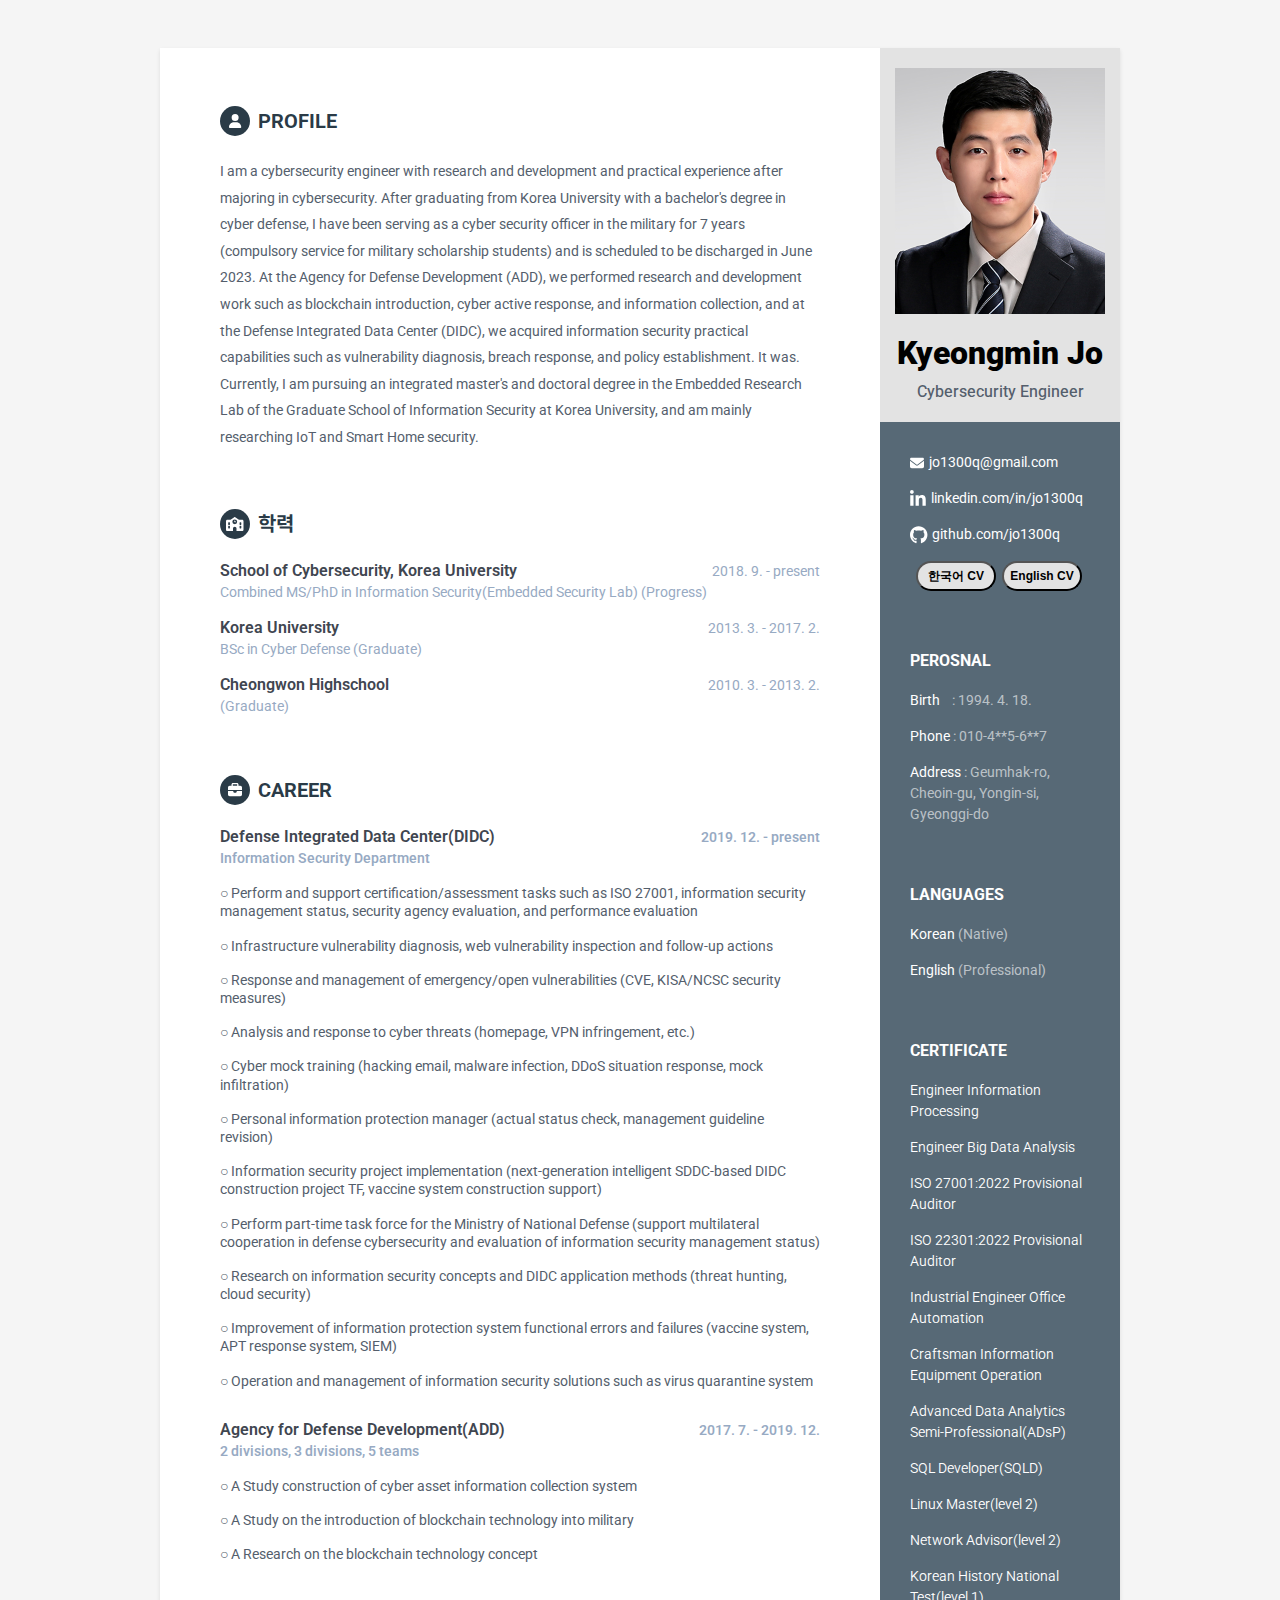
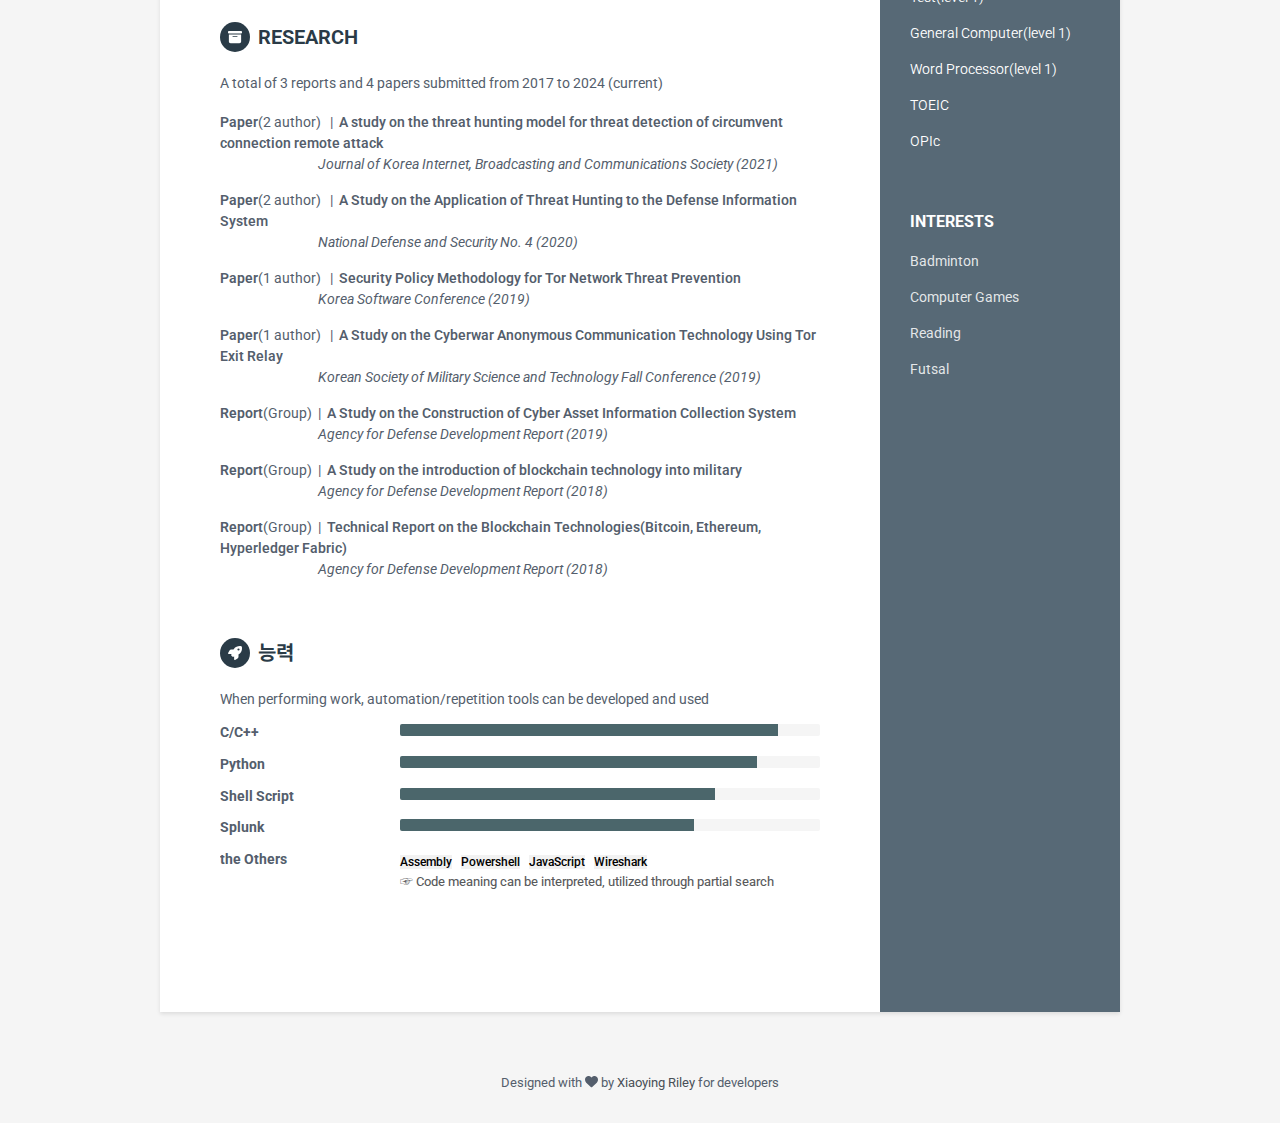
<file: CV/en/index.html>
<!DOCTYPE html>
<html lang="ko">
<head>
    <title>Kyeongmin, Jo</title>
    
    <!-- Meta -->
    <meta charset="utf-8">
    <meta http-equiv="X-UA-Compatible" content="IE=edge">
    <meta name="viewport" content="width=device-width, initial-scale=1.0">
    <meta name="description" content="Responsive HTML5 Resume/CV Template for Developers">
    <meta name="author" content="Xiaoying Riley at 3rd Wave Media">    
    <link rel="shortcut icon" href="favicon.ico">  
    <!-- Google Font -->
    <link rel="preconnect" href="https://fonts.googleapis.com">
    <link rel="preconnect" href="https://fonts.gstatic.com" crossorigin>
    <link href="https://fonts.googleapis.com/css2?family=Noto+Sans+KR:wght@300;400;500;600&family=Roboto:ital,wght@0,300;0,400;0,500;0,700;1,400&display=swap" rel="stylesheet">
    <!-- FontAwesome JS-->
    <script defer src="../res/fontawesome/js/all.min.js"></script>
    <!-- Global CSS -->
    <link rel="stylesheet" href="../res/plugins/bootstrap/css/bootstrap.min.css">   
    <!-- Theme CSS -->  
    <link id="theme-style" rel="stylesheet" href="../res/css/style.css">
</head> 

<body>
    <div class="wrapper mt-lg-5">
        <div class="sidebar-wrapper">
            <div class="profile-container">
                <img class="profile" src="../res/images/profile_KM.png" alt="" />
                <h1 class="name">Kyeongmin Jo</h1>
                <h3 class="tagline">Cybersecurity Engineer</h3>
            </div><!--//profile-container-->
            
            <div class="contact-container container-block">
                <ul class="list-unstyled contact-list">
                    <li class="email"><i class="fa-solid fa-envelope"></i><a href="mailto: jo1300q@gmail.com">jo1300q@gmail.com</a></li>
                    <li class="linkedin"><i class="fa-brands fa-linkedin-in"></i><a href="www.linkedin.com/in/jo1300q" target="_blank">linkedin.com/in/jo1300q</a></li>
                    <li class="github"><i class="fa-brands fa-github"></i><a href="#" target="_blank">github.com/jo1300q</a></li>
                </ul>
            &nbsp;&nbsp;<button class="custom-btn" type="button" onclick="location.href='https://jo1300q.github.io/CV/ko/'">한국어 CV</button>
            &nbsp;<button class="custom-btn" type="button" onclick="location.href='https://jo1300q.github.io/CV/en/'">English CV</button>
            </div><!--//contact-container-->
            
            <div class="languages-container container-block">
                <h2 class="container-block-title">Perosnal</h2>
                <ul class="list-unstyled languages-list">
                    <li>Birth <span class="lang-desc">&nbsp;&nbsp; : 1994. 4. 18.</span></li>
                    <li>Phone  <span class="lang-desc"> : 010-4**5-6**7</span></li>
                    <li>Address  <span class="lang-desc"> : Geumhak-ro, Cheoin-gu, Yongin-si, Gyeonggi-do</span></li>
                </ul>
            </div><!--//interests-->


            <div class="languages-container container-block">
                <h2 class="container-block-title">Languages</h2>
                <ul class="list-unstyled languages-list">
                    <li>Korean <span class="lang-desc">(Native)</span></li>
                    <li>English  <span class="lang-desc">(Professional)</span></li>
                </ul>
            </div><!--//interests-->
            
            <div class="certificate-container container-block">
                <h2 class="container-block-title">Certificate</h2>
                <ul class="list-unstyled certificate-list">
                    <li>Engineer Information Processing</li>
                    <li>Engineer Big Data Analysis</li>
                    <li>ISO 27001:2022 Provisional Auditor</li>
                    <li>ISO 22301:2022 Provisional Auditor</li>
                    <li>Industrial Engineer Office Automation</li>
                    <li>Craftsman Information Equipment Operation</li>
                    <li>Advanced Data Analytics Semi-Professional(ADsP)</li>
                    <li>SQL Developer(SQLD)</li>
                    <li>Linux Master(level 2)</li>
                    <li>Network Advisor(level 2)</li>
                    <li>Korean History National Test(level 1)</li>
                    <li>General Computer(level 1)</li>
                    <li>Word Processor(level 1)</li>
                    <li>TOEIC</li>
                    <li>OPIc</li>
                </ul>
            </div><!--//Certificate-->

            <div class="interests-container container-block">
                <h2 class="container-block-title">Interests</h2>
                <ul class="list-unstyled interests-list">
                    <li>Badminton</li>
                    <li>Computer Games</li>
                    <li>Reading</li>
                    <li>Futsal</li>
                </ul>
            </div><!--//interests-->
            
        </div><!--//sidebar-wrapper-->
        
        <div class="main-wrapper">
            
            <section class="section summary-section">
                <h2 class="section-title"><span class="icon-holder"><i class="fa-solid fa-user"></i></span>Profile</h2>
                <div class="summary">I am a cybersecurity engineer with research and development and practical experience after majoring in cybersecurity. After graduating from Korea University with a bachelor's degree in cyber defense, I have been serving as a cyber security officer in the military for 7 years (compulsory service for military scholarship students) and is scheduled to be discharged in June 2023. At the Agency for Defense Development (ADD), we performed research and development work such as blockchain introduction, cyber active response, and information collection, and at the Defense Integrated Data Center (DIDC), we acquired information security practical capabilities such as vulnerability diagnosis, breach response, and policy establishment. It was. Currently, I am pursuing an integrated master's and doctoral degree in the Embedded Research Lab of the Graduate School of Information Security at Korea University, and am mainly researching IoT and Smart Home security.
                </div><!--//summary-->
            </section><!--//section-->
            
            <section class="section summary-section">
                <h2 class="section-title"><span class="icon-holder"><i class="fa-solid fa-school"></i></span>학력</h2>
                <div class="item">
                    <div class="meta">
                        <div class="upper-row">
                            <h3 class="job-title">School of Cybersecurity, Korea University</h3>
                            <div class="time">2018. 9. - present</div>
                        </div><!--//upper-row-->
                        <div class="company">Combined MS/PhD in Information Security(Embedded Security Lab) (Progress)</div>
                    </div><!--//meta-->
                </div><!--//item-->
                <div class="item">
                    <div class="meta">
                        <div class="upper-row">
                            <h3 class="job-title">Korea University</h3>
                            <div class="time">2013. 3. - 2017. 2.</div>
                        </div><!--//upper-row-->
                        <div class="company">BSc in Cyber Defense (Graduate)</div>
                    </div><!--//meta-->
                </div><!--//item-->
                <div class="item">
                    <div class="meta">
                        <div class="upper-row">
                            <h3 class="job-title">Cheongwon Highschool</h3>
                            <div class="time">2010. 3. - 2013. 2.</div>
                        </div><!--//upper-row-->
                        <div class="company">(Graduate)</div>
                    </div><!--//meta-->
                </div><!--//item-->
            </section><!--//section-->

            <section class="section experiences-section">
                <h2 class="section-title"><span class="icon-holder"><i class="fa-solid fa-briefcase"></i></span>Career</h2>
                
                <div class="item">
                    <div class="meta">
                        <div class="upper-row">
                            <h3 class="job-title">Defense Integrated Data Center(DIDC)</h3>
                            <div class="time">2019. 12. - present</div>
                        </div><!--//upper-row-->
                        <div class="company">Information Security Department</div>
                    </div><!--//meta-->
                    <div class="details">
                        <p>○ Perform and support certification/assessment tasks such as ISO 27001, information security management status, security agency evaluation, and performance evaluation</p>
                        <p>○ Infrastructure vulnerability diagnosis, web vulnerability inspection and follow-up actions</p>
                        <p>○ Response and management of emergency/open vulnerabilities (CVE, KISA/NCSC security measures)</p>
                        <p>○ Analysis and response to cyber threats (homepage, VPN infringement, etc.) </p>
                        <p>○ Cyber mock training (hacking email, malware infection, DDoS situation response, mock infiltration)</p>
                        <p>○ Personal information protection manager (actual status check, management guideline revision)</p>
                        <p>○ Information security project implementation (next-generation intelligent SDDC-based DIDC construction project TF, vaccine system construction support)</p>
                        <p>○ Perform part-time task force for the Ministry of National Defense (support multilateral cooperation in defense cybersecurity and evaluation of information security management status)</p>
                        <p>○ Research on information security concepts and DIDC application methods (threat hunting, cloud security)</p>
                        <p>○ Improvement of information protection system functional errors and failures (vaccine system, APT response system, SIEM)</p>
                        <p>○ Operation and management of information security solutions such as virus quarantine system</p>
                    </div><!--//details-->
                </div><!--//item-->
                
                <div class="item">
                    <div class="meta">
                        <div class="upper-row">
                            <h3 class="job-title">Agency for Defense Development(ADD)</h3>
                            <div class="time">2017. 7. - 2019. 12.</div>
                        </div><!--//upper-row-->
                        <div class="company">2 divisions, 3 divisions, 5 teams</div>
                    </div><!--//meta-->
                    <div class="details">
                        <p>○ A Study construction of cyber asset information collection system</p>
                        <p>○ A Study on the introduction of blockchain technology into military</p>
                        <p>○ A Research on the blockchain technology concept</p>
                    </div><!--//details-->
                </div><!--//item-->
                
                
            </section><!--//section-->
            
            <section class="section projects-section">
                <h2 class="section-title"><span class="icon-holder"><i class="fa-solid fa-archive"></i></span>Research</h2>
                <div class="intro">
                    <p>A total of 3 reports and 4 papers submitted from 2017 to 2024 (current)</p>
                </div><!--//intro-->
                <div class="item">
                    <span class="project-title">Paper</span><span class="project-tag">(2 author)&nbsp;&nbsp; | &nbsp;</span><span class="project-tagline">A study on the threat hunting model for threat detection of circumvent connection remote attack </span>
                    <div class="sub">Journal of Korea Internet, Broadcasting and Communications Society (2021)</div>
                </div><!--//item-->
                <div class="item">
                    <span class="project-title">Paper</span><span class="project-tag">(2 author)&nbsp;&nbsp; | &nbsp;</span><span class="project-tagline">A Study on the Application of Threat Hunting to the Defense Information System </span>
                    <div class="sub">National Defense and Security No. 4 (2020)</div>
                </div><!--//item-->
                <div class="item">
                    <span class="project-title">Paper</span><span class="project-tag">(1 author)&nbsp;&nbsp; | &nbsp;</span><span class="project-tagline">Security Policy Methodology for Tor Network Threat Prevention </span>
                    <div class="sub">Korea Software Conference (2019)</div>
                </div><!--//item-->
                <div class="item">
                    <span class="project-title">Paper</span><span class="project-tag">(1 author)&nbsp;&nbsp; | &nbsp;</span><span class="project-tagline">A Study on the Cyberwar Anonymous Communication Technology Using Tor Exit Relay</span>
                    <div class="sub">Korean Society of Military Science and Technology Fall Conference (2019)</div>
                </div><!--//item-->
                <div class="item">
                    <span class="project-title">Report</span><span class="project-tag">(Group)&nbsp; | &nbsp;</span><span class="project-tagline">A Study on the Construction of Cyber Asset Information Collection System </span>
                    <div class="sub">Agency for Defense Development Report (2019)</div>
                </div><!--//item-->
                <div class="item">
                    <span class="project-title">Report</span><span class="project-tag">(Group)&nbsp; | &nbsp;</span><span class="project-tagline">A Study on the introduction of blockchain technology into military </span>
                    <div class="sub">Agency for Defense Development Report (2018)</div>
                </div><!--//item-->
                <div class="item">
                    <span class="project-title">Report</span><span class="project-tag">(Group)&nbsp; | &nbsp;</span><span class="project-tagline">Technical Report on the Blockchain Technologies(Bitcoin, Ethereum, Hyperledger Fabric) </span>
                    <div class="sub">Agency for Defense Development Report (2018)</div>
                </div><!--//item-->
            </section><!--//section-->
            
            <section class="skills-section section">
                <h2 class="section-title"><span class="icon-holder"><i class="fa-solid fa-rocket"></i></span>능력</h2>
                <div class="intro">
                    <p>When performing work, automation/repetition tools can be developed and used </p>
                </div><!--//intro-->
                <div class="skillset">        
                    <div class="item">
                        <h3 class="level-title">C/C++</h3>
                        <div class="progress level-bar">
                            <div class="progress-bar theme-progress-bar" role="progressbar" style="width: 90%" aria-valuenow="90" aria-valuemin="0" aria-valuemax="100"></div>
                        </div>                               
                    </div><!--//item-->
                    
                    <div class="item">
                        <h3 class="level-title">Python</h3>
                        <div class="progress level-bar">
                            <div class="progress-bar theme-progress-bar" role="progressbar" style="width: 85%" aria-valuenow="85" aria-valuemin="0" aria-valuemax="100"></div>
                        </div>
                    </div><!--//item-->
                    
                    <div class="item">
                        <h3 class="level-title">Shell Script</h3>
                        <div class="progress level-bar">
                            <div class="progress-bar theme-progress-bar" role="progressbar" style="width: 75%" aria-valuenow="75" aria-valuemin="0" aria-valuemax="100"></div>
                        </div>
                    </div><!--//item-->

                    <div class="item">
                        <h3 class="level-title">Splunk</h3>
                        <div class="progress level-bar">
                                <div class="progress-bar theme-progress-bar" role="progressbar" style="width: 70%" aria-valuenow="65" aria-valuemin="0" aria-valuemax="100"></div>
                        </div>                                
                    </div><!--//item-->
                    
                    <div class="item">
                        <h3 class="level-title">the Others</h3>
                        <div style="display:inline;">
                            <div><span class="skill_more">Assembly</span>&nbsp;&nbsp;&nbsp;<span class="skill_more">Powershell</span>&nbsp;&nbsp;&nbsp;<span class="skill_more">JavaScript</span>&nbsp;&nbsp;&nbsp;<span class="skill_more">Wireshark</span></div>
                            <div class="skill_meta">☞ Code meaning can be interpreted, utilized through partial search</div>
                        </div>
                    </div>
                    
                </div>  
            </section><!--//skills-section-->
            
        </div><!--//main-body-->
    </div>
 
    <footer class="footer">
        <div class="text-center">
            <!--/* This template is free as long as you keep the footer attribution link. If you'd like to use the template without the attribution link, you can buy the commercial license via our website: themes.3rdwavemedia.com Thank you for your support. :) */-->
            <small class="copyright">Designed with <i class="fa-solid fa-heart"></i> by <a href="http://themes.3rdwavemedia.com" target="_blank">Xiaoying Riley</a> for developers</small>
        </div><!--//container-->
    </footer><!--//footer-->
        
</body>
</html>
</file>
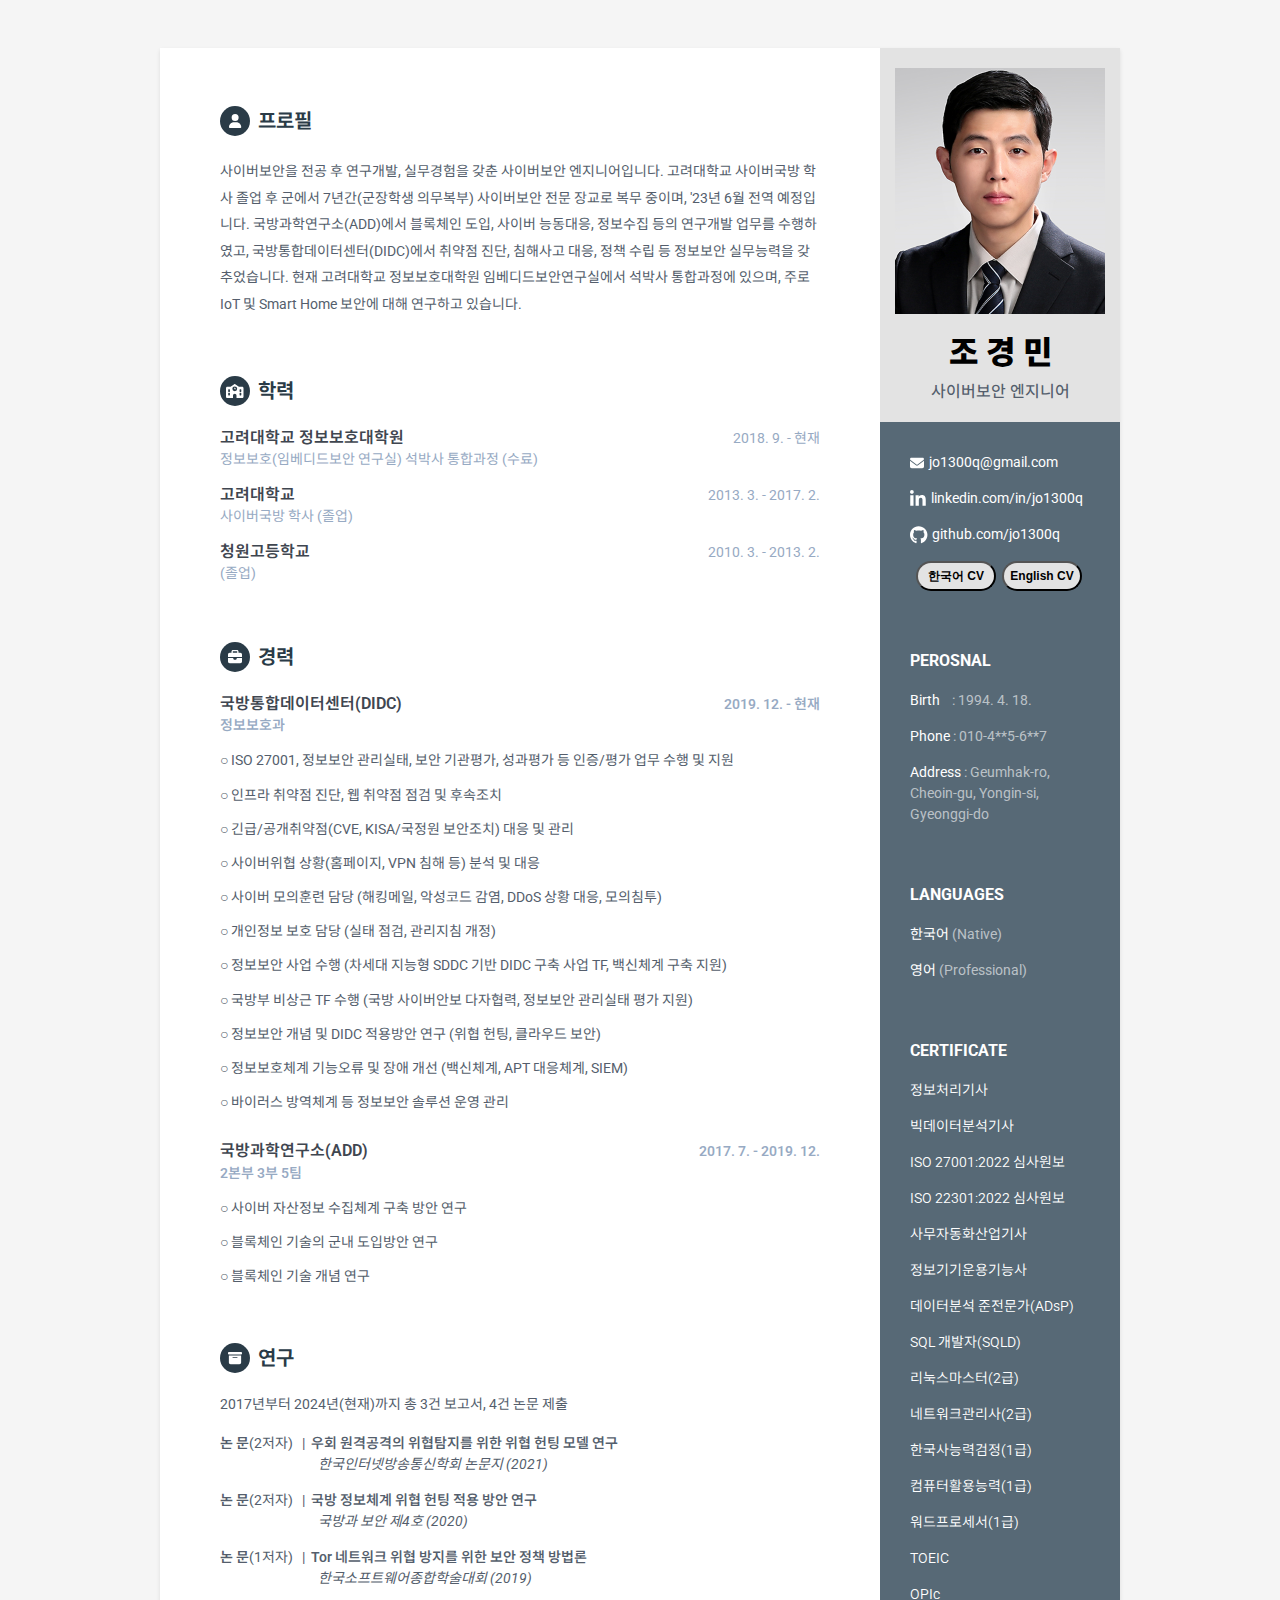
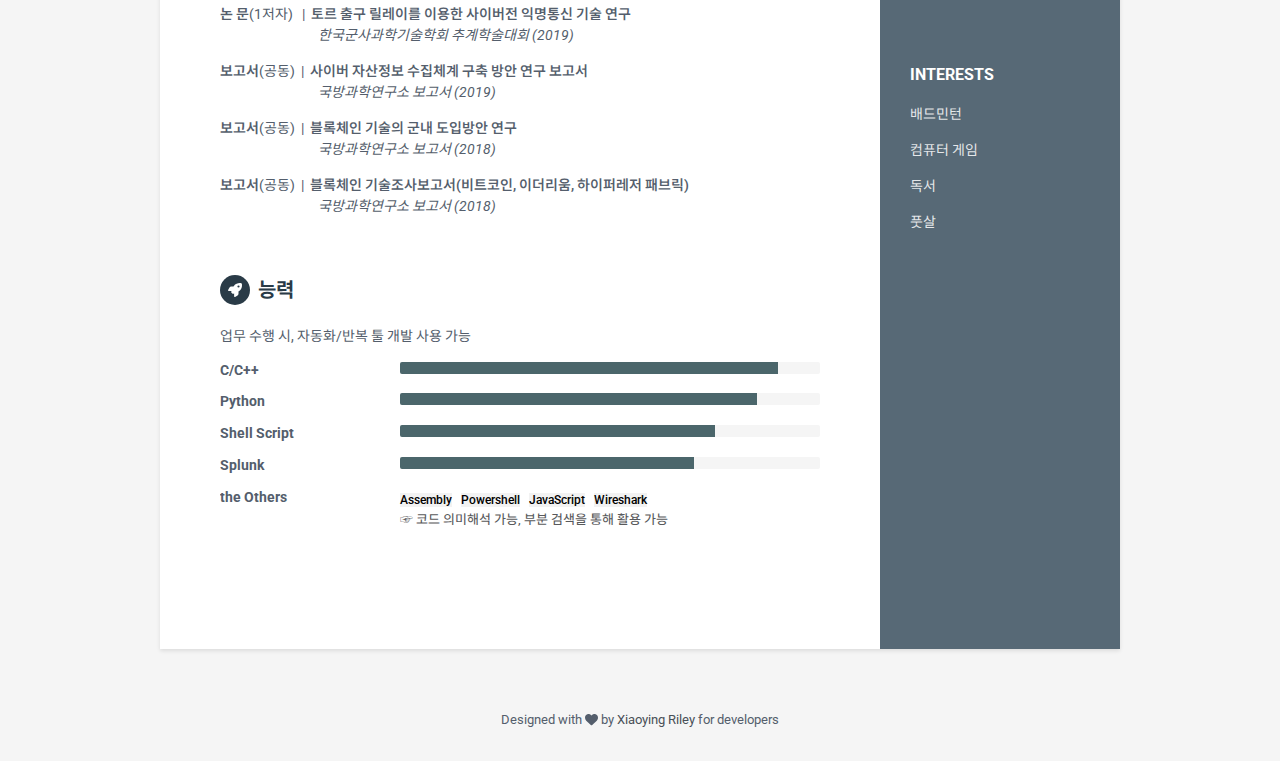
<file: CV/ko/index.html>
<!DOCTYPE html>
<html lang="ko">
<head>
    <title>조경민</title>
    
    <!-- Meta -->
    <meta charset="utf-8">
    <meta http-equiv="X-UA-Compatible" content="IE=edge">
    <meta name="viewport" content="width=device-width, initial-scale=1.0">
    <meta name="description" content="Responsive HTML5 Resume/CV Template for Developers">
    <meta name="author" content="Xiaoying Riley at 3rd Wave Media">    
    <link rel="shortcut icon" href="favicon.ico">  
    <!-- Google Font -->
    <link rel="preconnect" href="https://fonts.googleapis.com">
    <link rel="preconnect" href="https://fonts.gstatic.com" crossorigin>
    <link href="https://fonts.googleapis.com/css2?family=Noto+Sans+KR:wght@300;400;500;600&family=Roboto:ital,wght@0,300;0,400;0,500;0,700;1,400&display=swap" rel="stylesheet">
    <!-- FontAwesome JS-->
    <script defer src="../res/fontawesome/js/all.min.js"></script>
    <!-- Global CSS -->
    <link rel="stylesheet" href="../res/plugins/bootstrap/css/bootstrap.min.css">   
    <!-- Theme CSS -->  
    <link id="theme-style" rel="stylesheet" href="../res/css/style.css">
</head> 

<body>
    <div class="wrapper mt-lg-5">
        <div class="sidebar-wrapper">
            <div class="profile-container">
                <img class="profile" src="../res/images/profile_KM.png" alt="" />
                <h1 class="name">조 경 민</h1>
                <h3 class="tagline">사이버보안 엔지니어</h3>
            </div><!--//profile-container-->
            
            <div class="contact-container container-block">
                <ul class="list-unstyled contact-list">
                    <li class="email"><i class="fa-solid fa-envelope"></i><a href="mailto: jo1300q@gmail.com">jo1300q@gmail.com</a></li>
                    <li class="linkedin"><i class="fa-brands fa-linkedin-in"></i><a href="https://www.linkedin.com/in/jo1300q" target="_blank">linkedin.com/in/jo1300q</a></li>
                    <li class="github"><i class="fa-brands fa-github"></i><a href="#" target="_blank">github.com/jo1300q</a></li>
                </ul>
            &nbsp;&nbsp;<button class="custom-btn" type="button" onclick="location.href='https://jo1300q.github.io/CV/ko/'">한국어 CV</button>
            &nbsp;<button class="custom-btn" type="button" onclick="location.href='https://jo1300q.github.io/CV/en/'">English CV</button>
            </div><!--//contact-container-->

            <div class="languages-container container-block">
                <h2 class="container-block-title">Perosnal</h2>
                <ul class="list-unstyled languages-list">
                    <li>Birth <span class="lang-desc">&nbsp;&nbsp; : 1994. 4. 18.</span></li>
                    <li>Phone  <span class="lang-desc"> : 010-4**5-6**7</span></li>
                    <li>Address  <span class="lang-desc"> : Geumhak-ro, Cheoin-gu, Yongin-si, Gyeonggi-do</span></li>
                </ul>
            </div><!--//interests-->
            
            <div class="languages-container container-block">
                <h2 class="container-block-title">Languages</h2>
                <ul class="list-unstyled languages-list">
                    <li>한국어 <span class="lang-desc">(Native)</span></li>
                    <li>영어  <span class="lang-desc">(Professional)</span></li>
                </ul>
            </div><!--//interests-->
            
            <div class="certificate-container container-block">
                <h2 class="container-block-title">Certificate</h2>
                <ul class="list-unstyled certificate-list">
                    <li>정보처리기사</li>
                    <li>빅데이터분석기사</li>
                    <li>ISO 27001:2022 심사원보</li>
                    <li>ISO 22301:2022 심사원보</li>
                    <li>사무자동화산업기사</li>
                    <li>정보기기운용기능사</li>
                    <li>데이터분석 준전문가(ADsP)</li>
                    <li>SQL 개발자(SQLD)</li>
                    <li>리눅스마스터(2급)</li>
                    <li>네트워크관리사(2급)</li>
                    <li>한국사능력검정(1급)</li>
                    <li>컴퓨터활용능력(1급)</li>
                    <li>워드프로세서(1급)</li>
                    <li>TOEIC</li>
                    <li>OPIc</li>
                </ul>
            </div><!--//Certificate-->

            <div class="interests-container container-block">
                <h2 class="container-block-title">Interests</h2>
                <ul class="list-unstyled interests-list">
                    <li>배드민턴</li>
                    <li>컴퓨터 게임</li>
                    <li>독서</li>
                    <li>풋살</li>
                </ul>
            </div><!--//interests-->
            
        </div><!--//sidebar-wrapper-->
        
        <div class="main-wrapper">
            
            <section class="section summary-section">
                <h2 class="section-title"><span class="icon-holder"><i class="fa-solid fa-user"></i></span>프로필</h2>
                <div class="summary">사이버보안을 전공 후 연구개발, 실무경험을 갖춘 사이버보안 엔지니어입니다. 고려대학교 사이버국방 학사 졸업 후 군에서 7년간(군장학생 의무복부) 사이버보안 전문 장교로 복무 중이며, '23년 6월 전역 예정입니다. 국방과학연구소(ADD)에서 블록체인 도입, 사이버 능동대응, 정보수집 등의 연구개발 업무를 수행하였고, 국방통합데이터센터(DIDC)에서 취약점 진단, 침해사고 대응, 정책 수립 등 정보보안 실무능력을 갖추었습니다. 현재 고려대학교 정보보호대학원 임베디드보안연구실에서 석박사 통합과정에 있으며, 주로 IoT 및 Smart Home 보안에 대해 연구하고 있습니다.
                </div><!--//summary-->
            </section><!--//section-->

            <section class="section summary-section">
                <h2 class="section-title"><span class="icon-holder"><i class="fa-solid fa-school"></i></span>학력</h2>
                <div class="item">
                    <div class="meta">
                        <div class="upper-row">
                            <h3 class="job-title">고려대학교 정보보호대학원</h3>
                            <div class="time">2018. 9. - 현재</div>
                        </div><!--//upper-row-->
                        <div class="company">정보보호(임베디드보안 연구실) 석박사 통합과정 (수료)</div>
                    </div><!--//meta-->
                </div><!--//item-->
                <div class="item">
                    <div class="meta">
                        <div class="upper-row">
                            <h3 class="job-title">고려대학교</h3>
                            <div class="time">2013. 3. - 2017. 2.</div>
                        </div><!--//upper-row-->
                        <div class="company">사이버국방 학사 (졸업)</div>
                    </div><!--//meta-->
                </div><!--//item-->
                <div class="item">
                    <div class="meta">
                        <div class="upper-row">
                            <h3 class="job-title">청원고등학교</h3>
                            <div class="time">2010. 3. - 2013. 2.</div>
                        </div><!--//upper-row-->
                        <div class="company">(졸업)</div>
                    </div><!--//meta-->
                </div><!--//item-->
            </section><!--//section-->
            
            <section class="section experiences-section">
                <h2 class="section-title"><span class="icon-holder"><i class="fa-solid fa-briefcase"></i></span>경력</h2>
                
                <div class="item">
                    <div class="meta">
                        <div class="upper-row">
                            <h3 class="job-title">국방통합데이터센터(DIDC)</h3>
                            <div class="time">2019. 12. - 현재</div>
                        </div><!--//upper-row-->
                        <div class="company">정보보호과</div>
                    </div><!--//meta-->
                    <div class="details">
                        <p>○ ISO 27001, 정보보안 관리실태, 보안 기관평가, 성과평가 등 인증/평가 업무 수행 및 지원</p>
                        <p>○ 인프라 취약점 진단, 웹 취약점 점검 및 후속조치</p>
                        <p>○ 긴급/공개취약점(CVE, KISA/국정원 보안조치) 대응 및 관리</p>
                        <p>○ 사이버위협 상황(홈페이지, VPN 침해 등) 분석 및 대응 </p>
                        <p>○ 사이버 모의훈련 담당 (해킹메일, 악성코드 감염, DDoS 상황 대응, 모의침투)</p>
                        <p>○ 개인정보 보호 담당 (실태 점검, 관리지침 개정)</p>
                        <p>○ 정보보안 사업 수행 (차세대 지능형 SDDC 기반 DIDC 구축 사업 TF, 백신체계 구축 지원)</p>
                        <p>○ 국방부 비상근 TF 수행 (국방 사이버안보 다자협력, 정보보안 관리실태 평가 지원)</p>
                        <p>○ 정보보안 개념 및 DIDC 적용방안 연구 (위협 헌팅, 클라우드 보안)</p>
                        <p>○ 정보보호체계 기능오류 및 장애 개선 (백신체계, APT 대응체계, SIEM)</p>
                        <p>○ 바이러스 방역체계 등 정보보안 솔루션 운영 관리</p>
                    </div><!--//details-->
                </div><!--//item-->
                
                <div class="item">
                    <div class="meta">
                        <div class="upper-row">
                            <h3 class="job-title">국방과학연구소(ADD)</h3>
                            <div class="time">2017. 7. - 2019. 12.</div>
                        </div><!--//upper-row-->
                        <div class="company">2본부 3부 5팀</div>
                    </div><!--//meta-->
                    <div class="details">
                        <p>○ 사이버 자산정보 수집체계 구축 방안 연구</p>
                        <p>○ 블록체인 기술의 군내 도입방안 연구</p>
                        <p>○ 블록체인 기술 개념 연구</p>
                    </div><!--//details-->
                </div><!--//item-->
                
                
            </section><!--//section-->
            
            <section class="section projects-section">
                <h2 class="section-title"><span class="icon-holder"><i class="fa-solid fa-archive"></i></span>연구</h2>
                <div class="intro">
                    <p>2017년부터 2024년(현재)까지 총 3건 보고서, 4건 논문 제출</p>
                </div><!--//intro-->
                <div class="item">
                    <span class="project-title">논 문</span><span class="project-tag">(2저자)&nbsp;&nbsp; | &nbsp;</span><span class="project-tagline">우회 원격공격의 위협탐지를 위한 위협 헌팅 모델 연구 </span>
                    <div class="sub">한국인터넷방송통신학회 논문지 (2021)</div>
                </div><!--//item-->
                <div class="item">
                    <span class="project-title">논 문</span><span class="project-tag">(2저자)&nbsp;&nbsp; | &nbsp;</span><span class="project-tagline">국방 정보체계 위협 헌팅 적용 방안 연구 </span>
                    <div class="sub">국방과 보안 제4호 (2020)</div>
                </div><!--//item-->
                <div class="item">
                    <span class="project-title">논 문</span><span class="project-tag">(1저자)&nbsp;&nbsp; | &nbsp;</span><span class="project-tagline">Tor 네트워크 위협 방지를 위한 보안 정책 방법론 </span>
                    <div class="sub">한국소프트웨어종합학술대회 (2019)</div>
                </div><!--//item-->
                <div class="item">
                    <span class="project-title">논 문</span><span class="project-tag">(1저자)&nbsp;&nbsp; | &nbsp;</span><span class="project-tagline">토르 출구 릴레이를 이용한 사이버전 익명통신 기술 연구 </span>
                    <div class="sub">한국군사과학기술학회 추계학술대회 (2019)</div>
                </div><!--//item-->
                <div class="item">
                    <span class="project-title">보고서</span><span class="project-tag">(공동)&nbsp; | &nbsp;</span><span class="project-tagline">사이버 자산정보 수집체계 구축 방안 연구 보고서 </span>
                    <div class="sub">국방과학연구소 보고서 (2019)</div>
                </div><!--//item-->
                <div class="item">
                    <span class="project-title">보고서</span><span class="project-tag">(공동)&nbsp; | &nbsp;</span><span class="project-tagline">블록체인 기술의 군내 도입방안 연구 </span>
                    <div class="sub">국방과학연구소 보고서 (2018)</div>
                </div><!--//item-->
                <div class="item">
                    <span class="project-title">보고서</span><span class="project-tag">(공동)&nbsp; | &nbsp;</span><span class="project-tagline">블록체인 기술조사보고서(비트코인, 이더리움, 하이퍼레저 패브릭) </span>
                    <div class="sub">국방과학연구소 보고서 (2018)</div>
                </div><!--//item-->
            </section><!--//section-->
            
            <section class="skills-section section">
                <h2 class="section-title"><span class="icon-holder"><i class="fa-solid fa-rocket"></i></span>능력</h2>
                <div class="intro">
                    <p>업무 수행 시, 자동화/반복 툴 개발 사용 가능 </p>
                </div><!--//intro-->
                <div class="skillset">        
                    <div class="item">
                        <h3 class="level-title">C/C++</h3>
                        <div class="progress level-bar">
                            <div class="progress-bar theme-progress-bar" role="progressbar" style="width: 90%" aria-valuenow="90" aria-valuemin="0" aria-valuemax="100"></div>
                        </div>                               
                    </div><!--//item-->
                    
                    <div class="item">
                        <h3 class="level-title">Python</h3>
                        <div class="progress level-bar">
                            <div class="progress-bar theme-progress-bar" role="progressbar" style="width: 85%" aria-valuenow="85" aria-valuemin="0" aria-valuemax="100"></div>
                        </div>
                    </div><!--//item-->
                    
                    <div class="item">
                        <h3 class="level-title">Shell Script</h3>
                        <div class="progress level-bar">
                            <div class="progress-bar theme-progress-bar" role="progressbar" style="width: 75%" aria-valuenow="75" aria-valuemin="0" aria-valuemax="100"></div>
                        </div>
                    </div><!--//item-->

                    <div class="item">
                        <h3 class="level-title">Splunk</h3>
                        <div class="progress level-bar">
                                <div class="progress-bar theme-progress-bar" role="progressbar" style="width: 70%" aria-valuenow="65" aria-valuemin="0" aria-valuemax="100"></div>
                        </div>                                
                    </div><!--//item-->
                    
                    <div class="item">
                        <h3 class="level-title">the Others</h3>
                        <div style="display:inline;">
                            <div><span class="skill_more">Assembly</span>&nbsp;&nbsp;&nbsp;<span class="skill_more">Powershell</span>&nbsp;&nbsp;&nbsp;<span class="skill_more">JavaScript</span>&nbsp;&nbsp;&nbsp;<span class="skill_more">Wireshark</span></div>
                            <div class="skill_meta">☞ 코드 의미해석 가능, 부분 검색을 통해 활용 가능</div>
                        </div>
                    </div>
                    
                </div>  
            </section><!--//skills-section-->
            
        </div><!--//main-body-->
    </div>
 
    <footer class="footer">
        <div class="text-center">
            <!--/* This template is free as long as you keep the footer attribution link. If you'd like to use the template without the attribution link, you can buy the commercial license via our website: themes.3rdwavemedia.com Thank you for your support. :) */-->
            <small class="copyright">Designed with <i class="fa-solid fa-heart"></i> by <a href="http://themes.3rdwavemedia.com" target="_blank">Xiaoying Riley</a> for developers</small>
        </div><!--//container-->
    </footer><!--//footer-->
        
</body>
</html>
</file>
<file: CV/res/css/style.css>
/*! 
 * Template Name: Orbit - Bootstrap 5 Resume/CV Template for Developers
 * Version: Bootstrap 5 v3.0
 * Author: Xiaoying Riley
 * Copyright: 3rd Wave Media
 * Twitter: @3rdwave_themes
 * Website: http://themes.3rdwavemedia.com/
*/
body {
  font-family: "Roboto", sans-serif, "Noto Sans KR", sans-serif ;
  color: #545E6C;
  background: #f5f5f5;
  font-size: 14px;
  -webkit-font-smoothing: antialiased;
  -moz-osx-font-smoothing: grayscale;
}

h1, h2, h3, h4, h5, h6 {
  font-weight: 700;
}

a {
  color: #495057;
  text-decoration: none;
}
a:hover {
  text-decoration: underline;
  color: #1a454f;
  -webkit-transition: all 0.4s ease-in-out;
  -moz-transition: all 0.4s ease-in-out;
  -ms-transition: all 0.4s ease-in-out;
  -o-transition: all 0.4s ease-in-out;
}
a:focus {
  text-decoration: none;
}

p {
  line-height: 1.3;
}

.wrapper {
  background: #42A8C0;
  max-width: 960px;
  margin: 0 auto;
  position: relative;
  box-shadow: 0px 2px 4px rgba(0, 0, 0, 0.1);
}

.sidebar-wrapper {
  background: rgba(53, 74, 90, 0.83);
  position: absolute;
  right: 0;
  width: 240px;
  height: 100%;
  min-height: 800px;
  color: #fff;
}
.sidebar-wrapper a {
  color: #fff;
}
.sidebar-wrapper .profile-container {
  padding: 20px 10px 20px 10px ;
  background: #E3E3E3;
  text-align: center;
  color: #000;
}
.sidebar-wrapper .name {
  font-size: 32px;
  font-weight: 900;
  margin-top: 0;
  margin-bottom: 10px;
}
.sidebar-wrapper .tagline {
  color: #545E6C;
  font-size: 16px;
  font-weight: 450;
  margin-top: 0;
  margin-bottom: 0;
}
.sidebar-wrapper .profile {
  margin-bottom: 20px;
}
.sidebar-wrapper .contact-list .svg-inline--fa {
  margin-right: 5px;
  font-size: 18px;
  vertical-align: middle;
}
.sidebar-wrapper .contact-list li {
  margin-bottom: 15px;
}
.sidebar-wrapper .contact-list li:last-child {
  margin-bottom: 0;
}
.sidebar-wrapper .contact-list .email .svg-inline--fa {
  font-size: 14px;
}
.sidebar-wrapper .container-block {
  padding: 30px;
}
.sidebar-wrapper .container-block-title {
  text-transform: uppercase;
  font-size: 16px;
  font-weight: 700;
  margin-top: 0;
  margin-bottom: 20px;
}
.sidebar-wrapper .degree {
  font-size: 14px;
  margin-top: 0;
  margin-bottom: 5px;
}
.sidebar-wrapper .education-container .item {
  margin-bottom: 20px;
}
.sidebar-wrapper .education-container .item:last-child {
  margin-bottom: 0;
}
.sidebar-wrapper .education-container .meta {
  color: rgba(255, 255, 255, 0.6);
  font-weight: 550;
  margin-bottom: 0px;
  margin-top: 0;
  font-size: 14px;
}
.sidebar-wrapper .education-container .time {
  color: rgba(255, 255, 255, 0.6);
  font-weight: 500;
  margin-bottom: 0px;
}
.sidebar-wrapper .languages-container .lang-desc {
  color: rgba(255, 255, 255, 0.6);
}
.sidebar-wrapper .languages-list {
  margin-bottom: 0;
}
.sidebar-wrapper .languages-list li {
  margin-bottom: 15px;
}
.sidebar-wrapper .languages-list li:last-child {
  margin-bottom: 0;
}
.sidebar-wrapper .certificate-container .get-date {
  color: rgba(255, 255, 255, 0.6);
}
.sidebar-wrapper .certificate-list {
  margin-bottom: 0;
}
.sidebar-wrapper .certificate-list li {
  margin-bottom: 15px;
  font-weight:350;
}
.sidebar-wrapper .certificate-list li:last-child {
  margin-bottom: 0;
}
.sidebar-wrapper .interests-list {
  margin-bottom: 0;
}
.sidebar-wrapper .interests-list li {
  color: rgba(255, 255, 255, 0.85);
  margin-bottom: 15px;
}
.sidebar-wrapper .interests-list li:last-child {
  margin-bottom: 0;
}


.main-wrapper {
  background: #fff;
  padding: 60px;
  padding-right: 300px;
}
.main-wrapper .section-title {
  text-transform: uppercase;
  font-size: 20px;
  font-weight: 650;
  color: #2a3b47;
  position: relative;
  margin-top: 0;
  margin-bottom: 20px;
}
.main-wrapper .section-title .icon-holder {
  width: 30px;
  height: 30px;
  margin-right: 8px;
  display: inline-block;
  color: #fff;
  border-radius: 50%;
  -moz-background-clip: padding;
  -webkit-background-clip: padding-box;
  background-clip: padding-box;
  background: #2a3b47;
  text-align: center;
  font-size: 16px;
  position: relative;
  top: -2px;
  padding-top: 2px;
}
.main-wrapper .section-title .icon-holder .svg-inline--fa {
  font-size: 14px;
  margin-top: 6px;
}
.main-wrapper .section {
  margin-bottom: 60px;
}
.main-wrapper .experiences-section .item {
  margin-bottom: 30px; 
}
.main-wrapper .experiences-section .time {
  font-weight: 550; 
}
.main-wrapper .experiences-section .company {
  font-weight: 550; 
}
.main-wrapper .upper-row {
  position: relative;
  overflow: hidden;
  margin-bottom: 2px;
}
.main-wrapper .job-title {
  color: #3F4650;
  font-size: 16px;
  margin-top: 0;
  margin-bottom: 0;
  font-weight: 600;
}
.main-wrapper .time {
  position: absolute;
  right: 0;
  top: 0;
  color: #97AAC3;
}
.main-wrapper .company {
  margin-bottom: 15px;
  color: #97AAC3;
}
.main-wrapper .project-title {
  font-size: 14px;
  font-weight: 600;
  margin-top: 0;
  margin-bottom: 5px;
}
.main-wrapper .projects-section .intro {
  margin-bottom: 20px;
}
.main-wrapper .projects-section .item {
  margin-bottom: 15px;
}
.main-wrapper .projects-section .sub {
  margin-left: 98px;
  font-style: italic;
}
.main-wrapper .projects-section .project-tagline {
  font-weight: 550;
}
.main-wrapper .projects-section .project-tag {
  font-weight: 400;
}

.skillset .item {
  margin-bottom: 15px;
  overflow: hidden;
}
.skillset .level-title {
  font-size: 14px;
  margin-top: 0;
  margin-bottom: 12px;
}
.skillset .level-bar {
  height: 12px;
  background: #f5f5f5;
  border-radius: 2px;
  -moz-background-clip: padding;
  -webkit-background-clip: padding-box;
  background-clip: padding-box;
}
.skillset .theme-progress-bar {
  background: rgba(5, 43, 51, 0.71);
}

.footer {
  padding: 30px;
  padding-top: 60px;
}
.footer .copyright {
  line-height: 1.6;
  color: #545E6C;
  font-size: 13px;
}
.footer .fa-heart {
  color: #545E6C;
}

@media (max-width: 767.98px) {
  .sidebar-wrapper {
    position: static;
    width: inherit;
  }
  .main-wrapper {
    padding: 30px;
  }
  .main-wrapper .time {
    position: static;
    display: block;
    margin-top: 5px;
  }
  .main-wrapper .upper-row {
    margin-bottom: 0;
  }
}
@media (min-width: 992px) {
  .skillset .level-title {
    display: inline-block;
    float: left;
    width: 30%;
    margin-bottom: 0;
  }
}
.custom-btn {
  height: 30px;
  width: 80px;
  color: #000;
  background: #E3E3E3;
  font-family: 'Lato', sans-serif;
  font-weight: 600;
  font-size: 12px;
  border-radius: 20px;
}
.summary {
  line-height : 1.9;
}
.skill_more {
  background: #F2F2F2;
  color: #000;
  font-weight : 500;
  font-size: 12px;
  height: 12px;
}
.skill_meta {
  color: #58595B;
  font-weight: 430;
  margin-bottom: 0px;
  margin-top: 0;
  margin-left : 180px;
  font-size: 13px;
}
</file>
